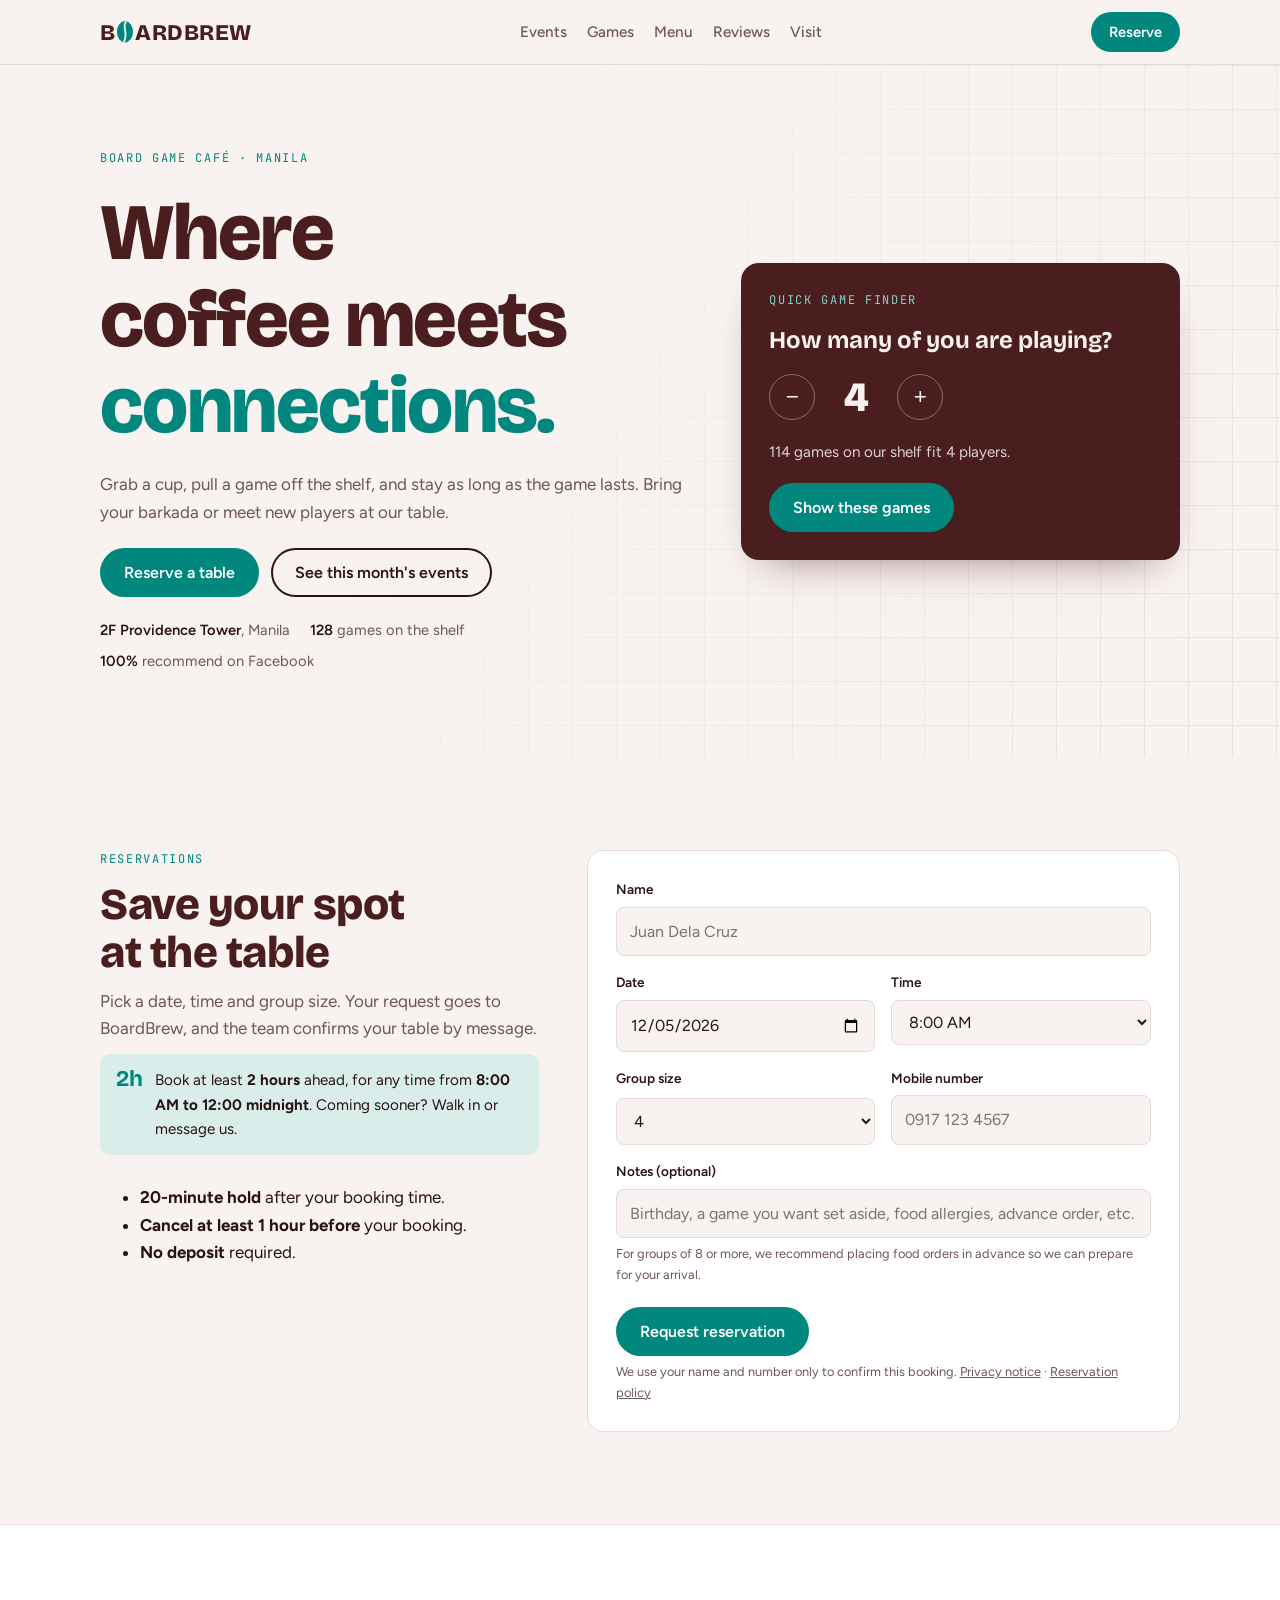
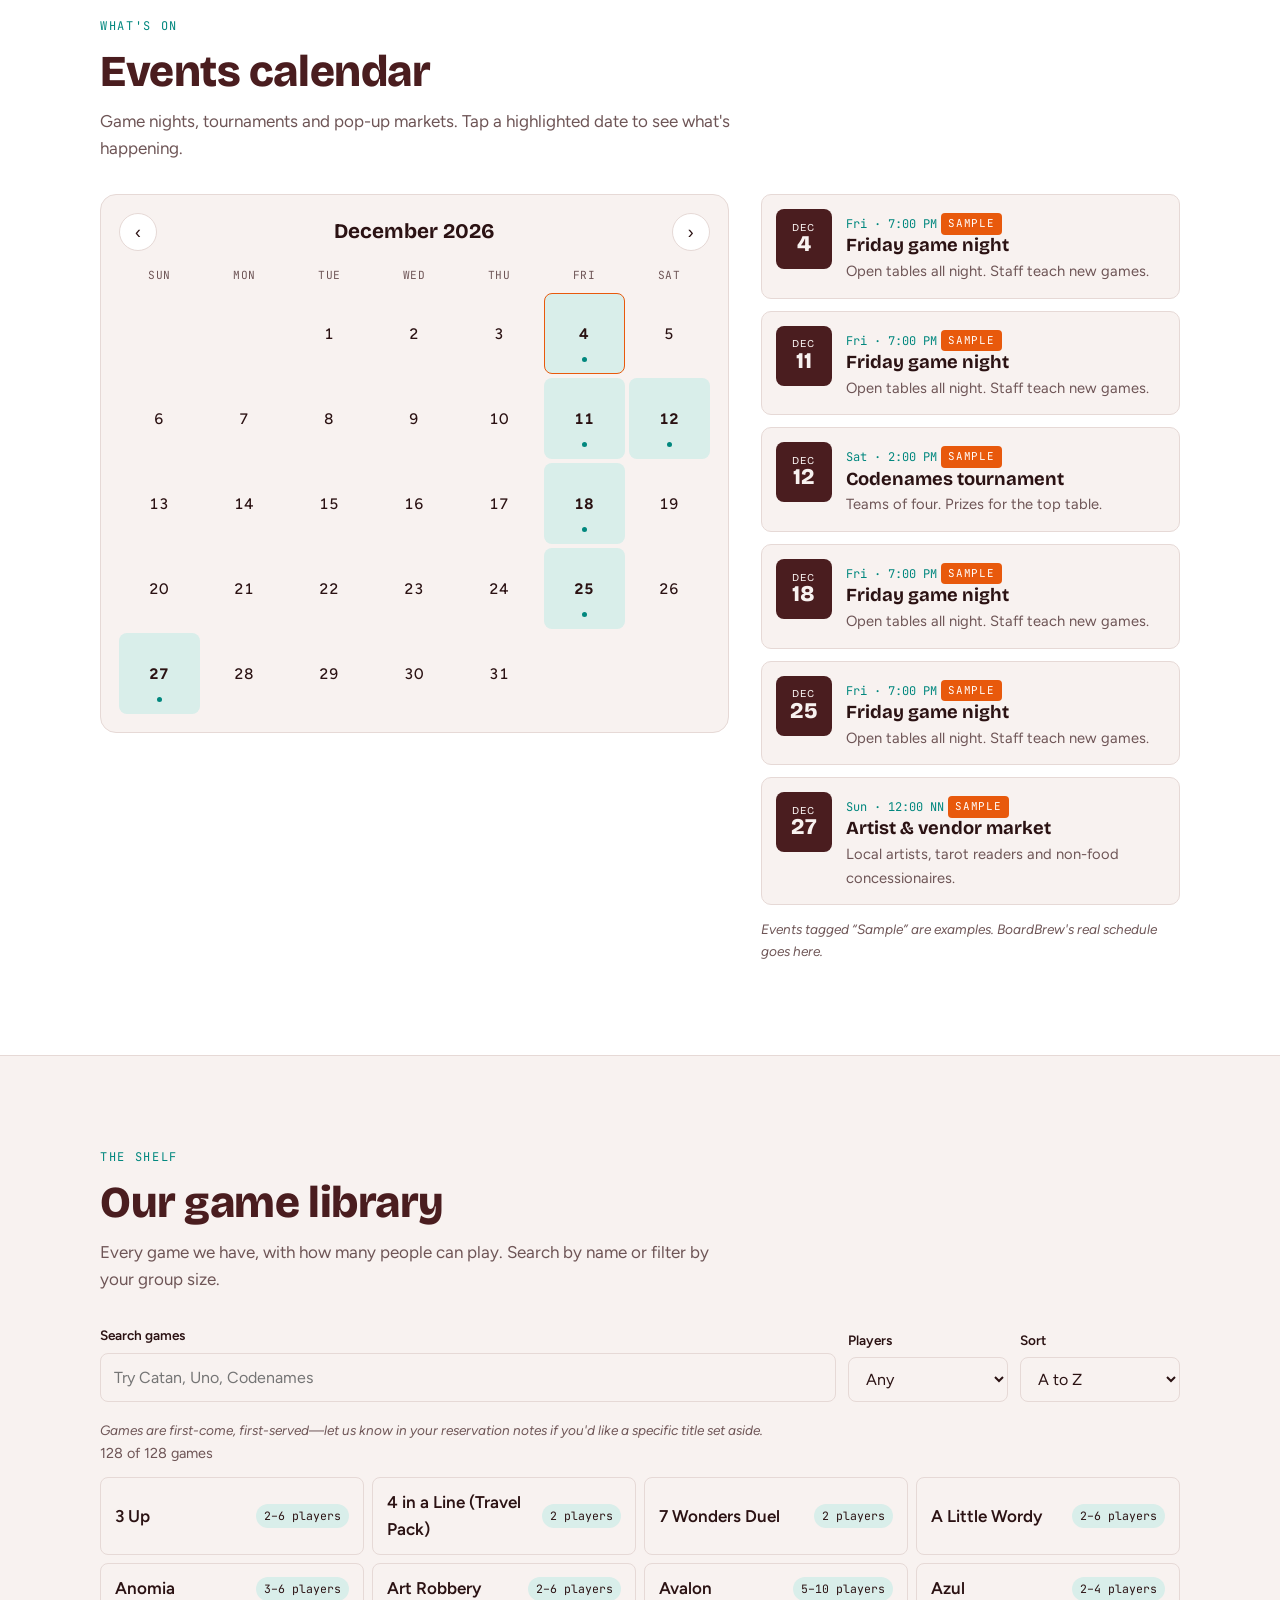
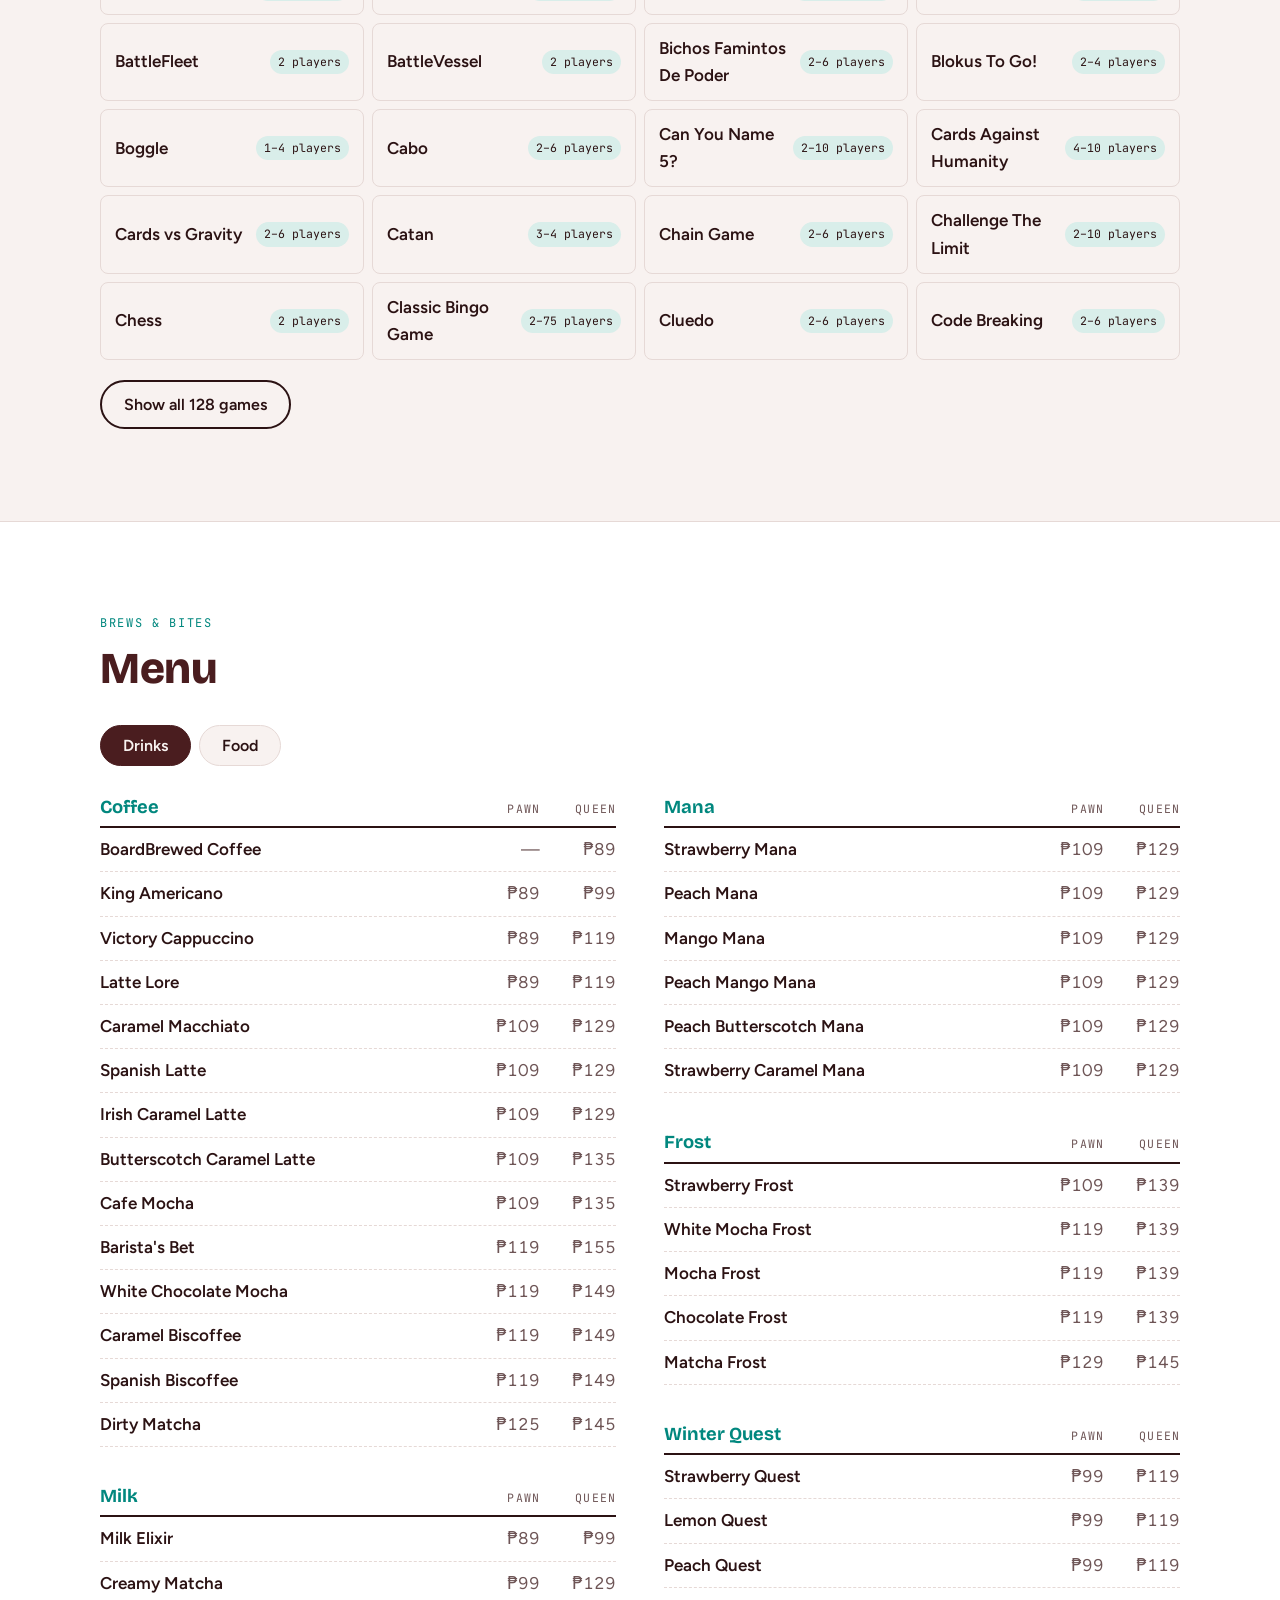
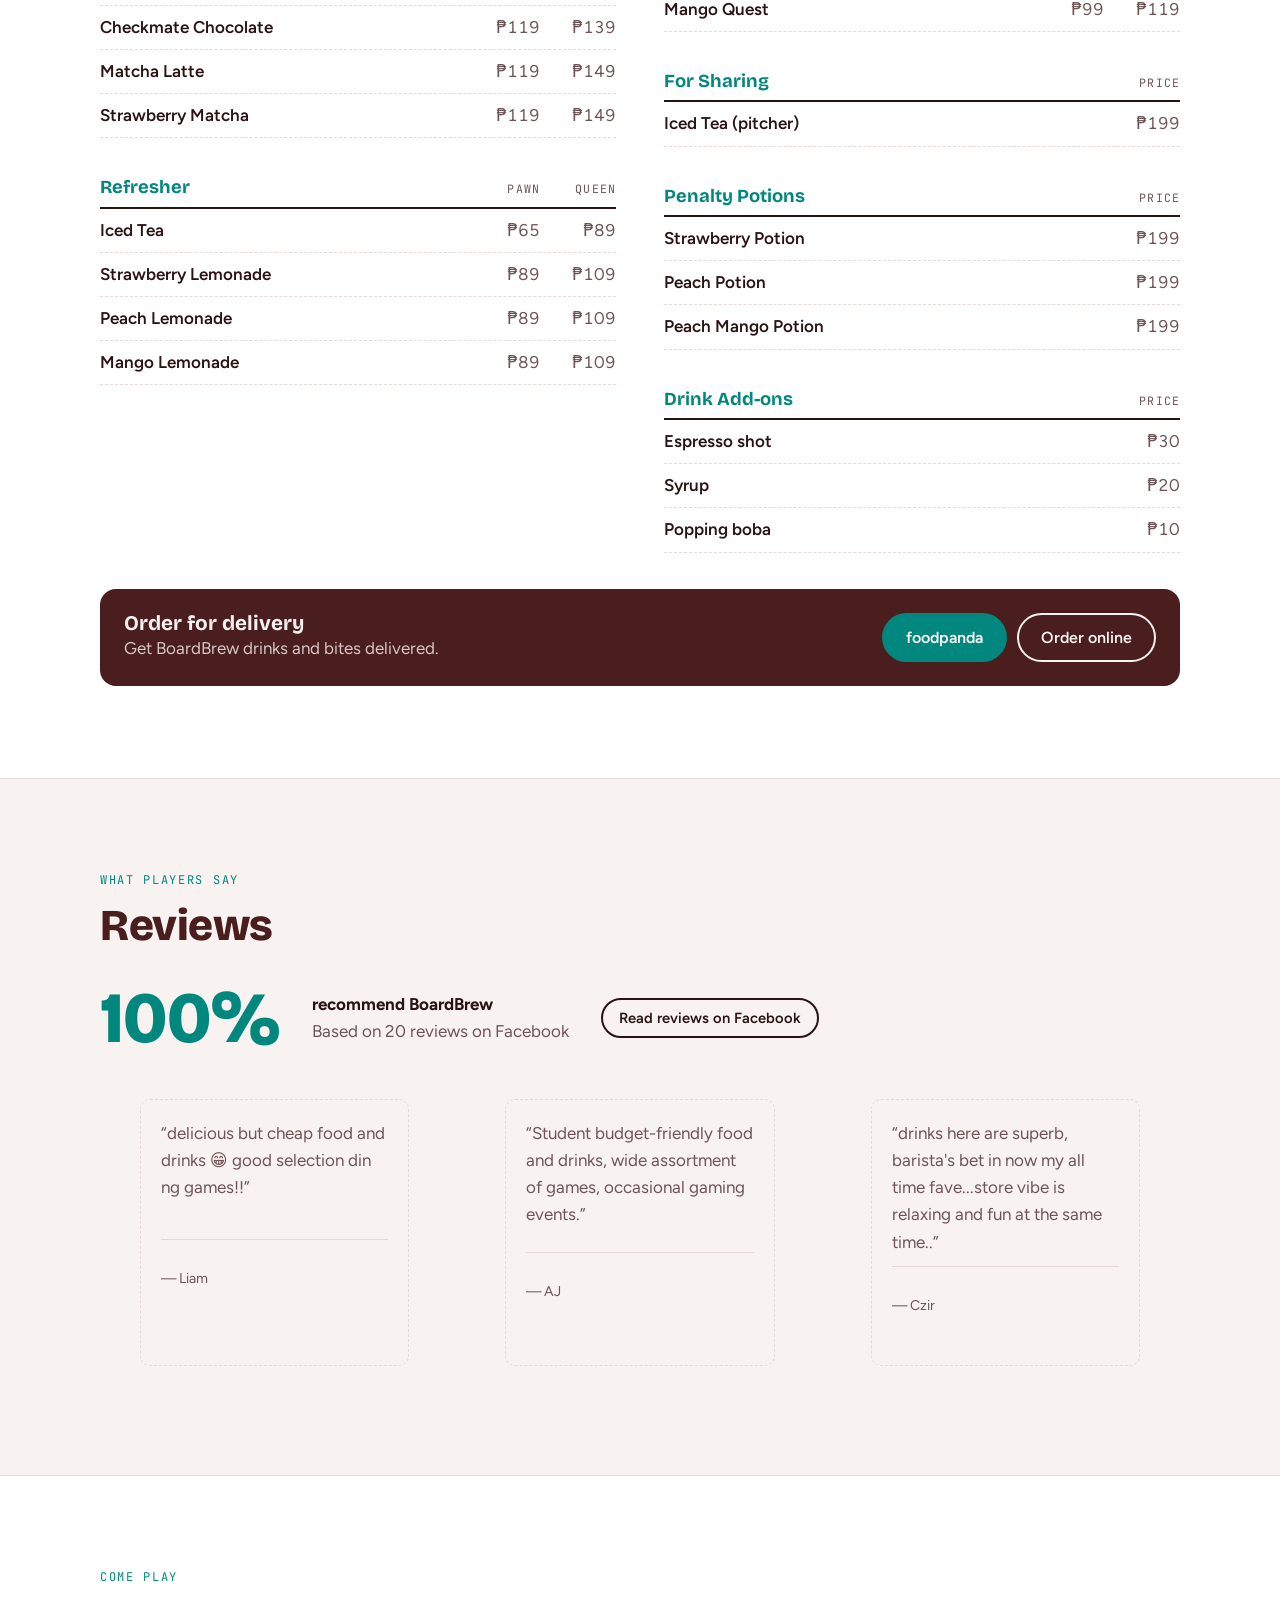
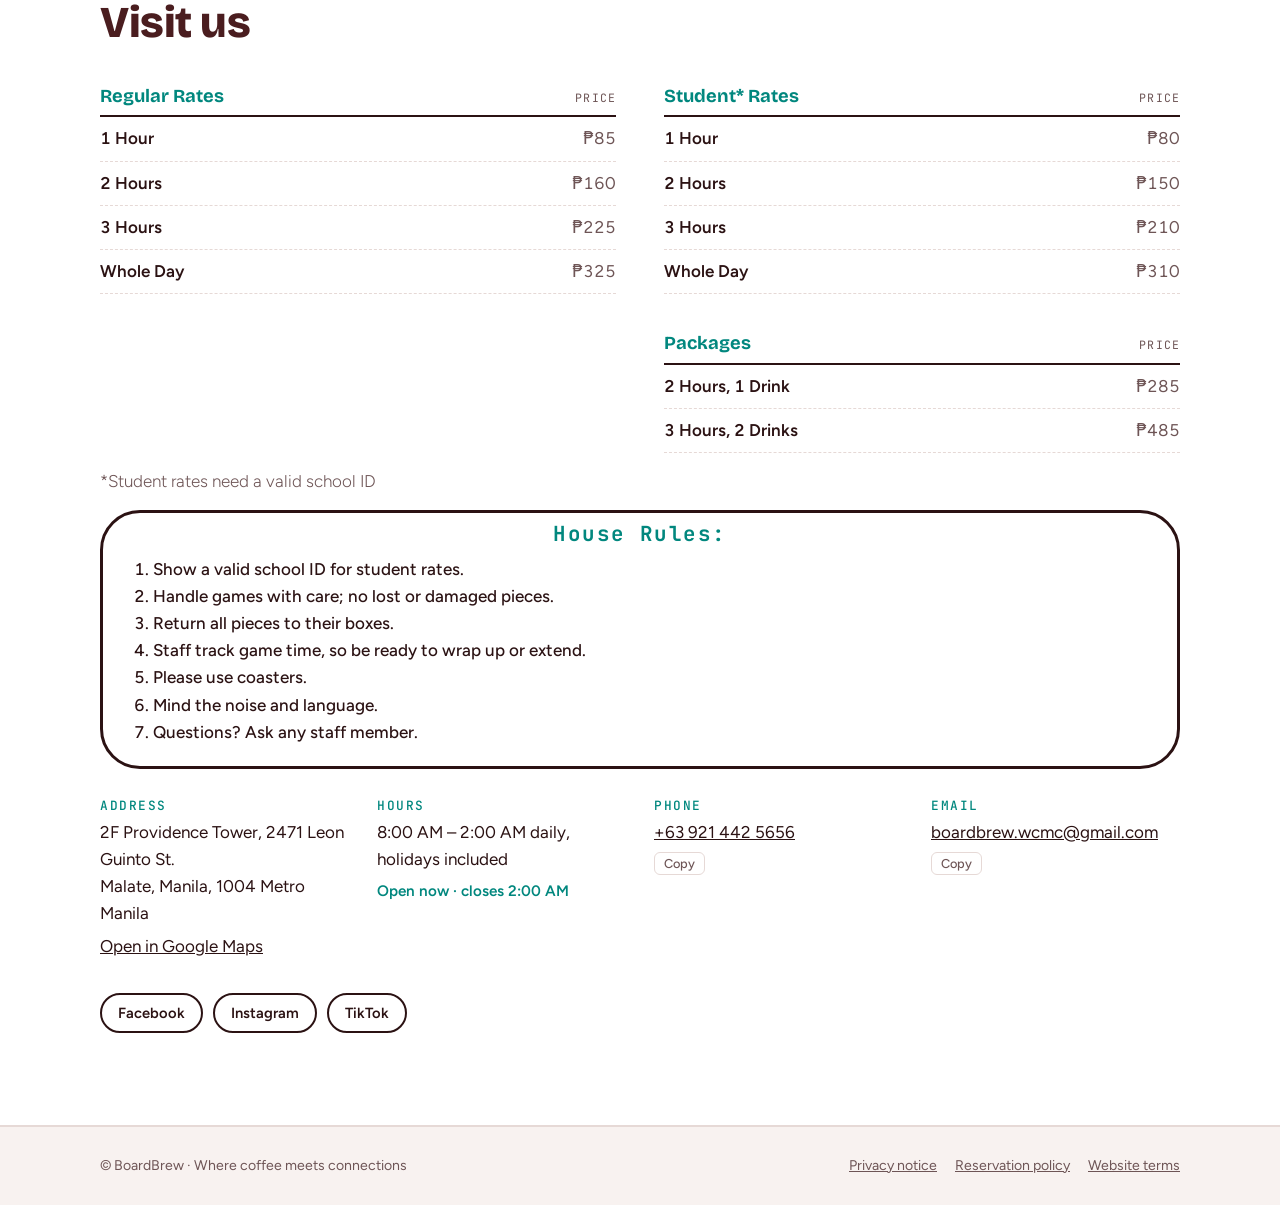
<file: index.html>
<!-- Built by build.js. Edit views/ and run: node build.js -->
<!doctype html>
<html lang="en">
<head>
<meta charset="utf-8">
<meta name="viewport" content="width=device-width, initial-scale=1, viewport-fit=cover">
<style>*,*::before,*::after{box-sizing:border-box}body{margin:0}img{max-width:100%}[hidden]{display:none!important}</style>
<title>BoardBrew · Board Game Café in Manila</title>
<meta name="description" content="Board game café in Manila. Reserve a table, browse 128 games, see the menu and this month's events.">
<link rel="preconnect" href="https://fonts.googleapis.com">
<link rel="preconnect" href="https://fonts.gstatic.com" crossorigin>
<link rel="stylesheet" href="https://fonts.googleapis.com/css2?family=Bricolage+Grotesque:opsz,wght@12..96,500;12..96,700;12..96,800&family=Figtree:wght@400;500;600;700&family=JetBrains+Mono:wght@500&display=swap">
<link rel="stylesheet" href="public/styles.css">
</head>
<body>

<nav data-label="A · Navigation bar">
  <div class="wrap">
    <a class="logo" href="#top" aria-label="BoardBrew home" data-label="A1 · Logo">B<svg viewBox="0 0 40 52" aria-hidden="true"><ellipse cx="20" cy="26" rx="18" ry="24" fill="var(--teal)"/><path d="M22 4c-9 10 6 24-4 44" stroke="var(--bg)" stroke-width="4" fill="none" stroke-linecap="round"/></svg>ARDBREW</a>
    <button class="menu-toggle" id="menu-toggle" aria-expanded="false" aria-controls="nav-links" aria-label="Open menu">
      <span class="bar"></span>
      <span class="bar"></span>
      <span class="bar"></span>
    </button>
    <div class="nav-links" id="nav-links">
      <a href="#events">Events</a><a href="#games">Games</a><a href="#menu">Menu</a><a href="#reviews">Reviews</a><a href="#visit">Visit</a>
    </div>
    <a class="btn btn-primary btn-sm" href="#reserve" data-label="A2 · Button">Reserve</a>
  </div>
</nav>

<main>
<section class="hero" id="top" data-label="B · Hero">
  <div class="wrap">
    <div class="hero-copy">
      <span class="eyebrow" data-label="B1 · Eyebrow text">Board game café · Manila</span>
      <h1 data-label="B2 · Headline">Where coffee meets <em>connections.</em></h1>
      <p class="lede" data-label="B3 · Intro text">Grab a cup, pull a game off the shelf, and stay as long as the game lasts. Bring your barkada or meet new players at our table.</p>
      <div class="hero-actions">
        <a class="btn btn-primary" href="#reserve" data-label="B4 · Button">Reserve a table</a>
        <a class="btn btn-ghost" href="#events" data-label="B5 · Button">See this month's events</a>
      </div>
      <div class="hero-facts"><span><b>2F Providence Tower</b>, Manila</span><span><b data-count="games">128</b> games on the shelf</span><span><b>100%</b> recommend on Facebook</span></div>
    </div>
    <div class="finder" data-label="B6 · Game finder">
      <span class="eyebrow">Quick game finder</span>
      <h3>How many of you are playing?</h3>
      <div class="stepper">
        <button type="button" id="f-minus" aria-label="Fewer players">−</button>
        <output id="f-n" aria-live="polite">4</output>
        <button type="button" id="f-plus" aria-label="More players">+</button>
      </div>
      <p class="count" id="f-count"></p>
      <a class="btn btn-primary" href="#games" id="f-go" style="justify-self:start" data-label="B7 · Button">Show these games</a>
    </div>
  </div>
</section>
<section id="reserve" data-label="C · Reservations">
  <div class="wrap reserve-grid">
    <div class="head" style="margin:0">
      <span class="eyebrow">Reservations</span>
      <h2>Save your spot at the table</h2>
      <p class="lede">Pick a date, time and group size. Your request goes to BoardBrew, and the team confirms your table by message.</p>
      <div class="rule" data-label="C1 · Booking rule"><b id="r-lead">2h</b><span>Book at least <strong id="r-lead-text">2 hours</strong> ahead, for any time from <strong id="r-window">8:00 AM to 12:00 midnight</strong>. Coming sooner? Walk in or message us.</span></div>
      <ul class="policy-bullets" aria-label="Reservation rules">
        <li><strong>20-minute hold</strong> after your booking time.</li>
        <li><strong>Cancel at least 1 hour before</strong> your booking.</li>
        <li><strong>No deposit</strong> required.</li>
      </ul>
    </div>
    <form id="rform" novalidate data-label="C2 · Reservation form">
      <div class="field full"><label for="r-name">Name</label><input id="r-name" autocomplete="name" placeholder="Juan Dela Cruz"></div>
      <div class="field"><label for="r-date">Date</label><input id="r-date" type="date"></div>
      <div class="field"><label for="r-time">Time</label><select id="r-time"></select><span class="hint" id="r-time-hint"></span></div>
      <div class="field"><label for="r-pax">Group size</label><select id="r-pax"></select> </div>
      <div class="field"><label for="r-phone">Mobile number</label><input id="r-phone" inputmode="tel" autocomplete="tel" placeholder="0917 123 4567"></div>
      <div class="field full"><label for="r-note">Notes (optional)</label><input id="r-note" maxlength="300" placeholder="Birthday, a game you want set aside, food allergies, advance order, etc." aria-describedby="r-note-hint"><span class="hint" id="r-note-hint">For groups of 8 or more, we recommend placing food orders in advance so we can prepare for your arrival.</span></div>
      <div class="field full"><span class="err" id="r-err" role="alert"></span><button class="btn btn-primary" type="submit" style="justify-self:start" data-label="C3 · Button">Request reservation</button><span class="hint">We use your name and number only to confirm this booking. <a href="policies.html#privacy">Privacy notice</a> · <a href="policies.html#reservations">Reservation policy</a></span></div>
      <div class="result" id="r-result" hidden>
        <strong id="r-intro">Almost done. Send this message to BoardBrew:</strong>
        <pre id="r-msg"></pre>
        <div class="row">
          <button class="btn btn-primary btn-sm" type="button" id="r-copy">Copy message</button>
          <a class="btn btn-ghost btn-sm" id="r-messenger" href="https://m.me/boardbreww" target="_blank" rel="noopener">Open Messenger</a>
        </div>
        <span class="hint">Your table is confirmed once BoardBrew replies.</span>
      </div>
      <p class="result" id="r-done" role="status" hidden></p>
    </form>
  </div>
</section>
<section class="band" id="events" data-label="D · Events calendar">
  <div class="wrap">
    <div class="head"><span class="eyebrow">What's on</span><h2>Events calendar</h2><p class="lede">Game nights, tournaments and pop-up markets. Tap a highlighted date to see what's happening.</p></div>
    <div class="cal-wrap">
      <div class="cal" data-label="D1 · Calendar">
        <div class="cal-top">
          <button type="button" id="c-prev" aria-label="Previous month">‹</button>
          <h3 id="c-title"></h3>
          <button type="button" id="c-next" aria-label="Next month">›</button>
        </div>
        <div class="grid7" id="c-grid"></div>
      </div>
      <div>
        <div class="ev-list" id="c-list" data-label="D2 · Event list"></div>
        <p class="note" id="c-note" style="margin-top:14px">Events tagged “Sample” are examples. BoardBrew's real schedule goes here.</p>
      </div>
    </div>
  </div>
</section>
<section id="games" data-label="E · Game library">
  <div class="wrap">
    <div class="head"><span class="eyebrow">The shelf</span><h2>Our game library</h2><p class="lede">Every game we have, with how many people can play. Search by name or filter by your group size.</p></div>
    <div class="g-controls" data-label="E1 · Search and filters">
      <div class="field"><label for="g-q">Search games</label><input id="g-q" type="search" placeholder="Try Catan, Uno, Codenames"></div>
      <div class="field sm"><label for="g-n">Players</label><select id="g-n"></select></div>
      <div class="field sm"><label for="g-sort">Sort</label><select id="g-sort"><option value="az">A to Z</option><option value="min">Fewest players first</option><option value="max">Biggest groups first</option></select></div>
    </div>
    <p class="note">Games are first-come, first-served—let us know in your reservation notes if you'd like a specific title set aside.</p>
    <p class="g-meta" id="g-meta" aria-live="polite"></p>
    <div class="games" id="g-list" data-label="E2 · Game list"></div>
    <button class="btn btn-ghost" type="button" id="g-more" style="margin-top:20px" data-label="E3 · Button"></button>
  </div>
</section>
<section class="band" id="menu" data-label="F · Menu &amp; delivery">
  <div class="wrap">
    <div class="head"><span class="eyebrow">Brews &amp; bites</span><h2>Menu</h2></div>
    <div class="tabs" role="tablist" aria-label="Menu" data-label="F1 · Menu tabs">
      <button type="button" role="tab" id="t-drinks" aria-controls="m-drinks" aria-selected="true" data-tab>Drinks</button>
      <button type="button" role="tab" id="t-food" aria-controls="m-food" aria-selected="false" data-tab>Food</button>
    </div>
    <div class="menu-groups" id="m-drinks" role="tabpanel" aria-labelledby="t-drinks" data-label="F2 · Menu list"></div>
    <div class="menu-groups" id="m-food" role="tabpanel" aria-labelledby="t-food" hidden></div>
    <div class="delivery" data-label="F3 · Delivery buttons">
      <div><h3>Order for delivery</h3><p style="opacity:.8">Get BoardBrew drinks and bites delivered.</p></div>
      <div class="row">
        <a class="btn btn-primary" data-link="foodpanda" target="_blank" rel="noopener">foodpanda</a>
        <a class="btn btn-primary" data-link="grab" target="_blank" rel="noopener">GrabFood</a>
        <a class="btn btn-ghost" data-link="orderOnline" target="_blank" rel="noopener">Order online</a>
      </div>
    </div>
  </div>
</section>
<section id="reviews" data-label="G · Reviews">
  <div class="wrap">
    <div class="head"><span class="eyebrow">What players say</span><h2>Reviews</h2></div>
    <div class="score" data-label="G1 · Rating summary">
      <b>100%</b>
      <p><strong>recommend BoardBrew</strong><br>Based on 20 reviews on Facebook</p>
      <a class="btn btn-ghost btn-sm" href="https://www.facebook.com/boardbreww/reviews" target="_blank" rel="noopener">Read reviews on Facebook</a>
    </div>
    <div class="reviews" data-label="G2 · Review cards">
      <blockquote class="review"><p>“delicious but cheap food and drinks 😁 good selection din ng games!!”</p><footer>— Liam</footer></blockquote>
      <blockquote class="review"><p>“Student budget-friendly food and drinks, wide assortment of games, occasional gaming events.”</p><footer>— AJ</footer></blockquote>
      <blockquote class="review"><p>“drinks here are superb, barista's bet in now my all time fave...store vibe is relaxing and fun at the same time..”</p><footer>— Czir</footer></blockquote>
    </div>
  </div>
</section>
<section class="band" id="visit" data-label="H · Visit &amp; contact">
  <div class="wrap">
    <div class="head"><span class="eyebrow">Come play</span><h2>Visit us</h2></div>
    <div class="rates-and-rules">
      <div class="menu-groups" id="v-rates" role="tabpanel" data-label="F2 · Play Rates &amp; Packages list"></div>
      <p class="footnote">*Student rates need a valid school ID</p>
      <div class="house-rules">
        <h3>House Rules:</h3>
        <ol id="h-rules">
          <li>Show a valid school ID for student rates.</li>
          <li>Handle games with care; no lost or damaged pieces.</li>
          <li>Return all pieces to their boxes.</li>
          <li>Staff track game time, so be ready to wrap up or extend.</li>
          <li>Please use coasters.</li>
          <li>Mind the noise and language.</li>
          <li>Questions? Ask any staff member.</li>
        </ol>
      </div>
    </div>
    <div class="visit-grid">
      <div>
        <h3>Address</h3>
        <p id="v-address">2F Providence Tower, 2471 Leon Guinto St.<br>Malate, Manila, 1004 Metro Manila</p>
        <a class="map-link" data-link="maps" target="_blank" rel="noopener">Open in Google Maps</a>
      </div>
      <div>
        <h3>Hours</h3>
        <p id="v-hours">8:00 AM – 2:00 AM daily, holidays included</p>
        <p class="status" id="v-status" aria-live="polite"></p>
      </div>
      <div>
        <h3>Phone</h3>
        <p><a id="ph" href="tel:+639214425656">+63 921 442 5656</a></p>
        <button class="copy" data-copy="ph">Copy</button>
      </div>
      <div>
        <h3>Email</h3>
        <p><a id="em" href="mailto:boardbrew.wcmc@gmail.com" style="overflow-wrap:anywhere">boardbrew.wcmc@gmail.com</a></p>
        <button class="copy" data-copy="em">Copy</button>
      </div>
    </div>
    <div class="socials" data-label="H1 · Social links">
      <a class="btn btn-ghost btn-sm" data-link="facebook" target="_blank" rel="noopener">Facebook</a>
      <a class="btn btn-ghost btn-sm" data-link="instagram" target="_blank" rel="noopener">Instagram</a>
      <a class="btn btn-ghost btn-sm" data-link="tiktok" target="_blank" rel="noopener">TikTok</a>
    </div>
  </div>
</section>
</main>

<footer data-label="I · Footer">
  <div class="wrap">
    <span>© BoardBrew · Where coffee meets connections</span>
    <nav class="foot-links" aria-label="Policies">
      <a href="policies.html#privacy">Privacy notice</a>
      <a href="policies.html#reservations">Reservation policy</a>
      <a href="policies.html#terms">Website terms</a>
    </nav>
  </div>
</footer>

<script src="public/config.js"></script>
<script src="public/data.js"></script>
<script src="public/rules.js"></script>
<script src="public/functions.js"></script>
</body>
</html>
</file>
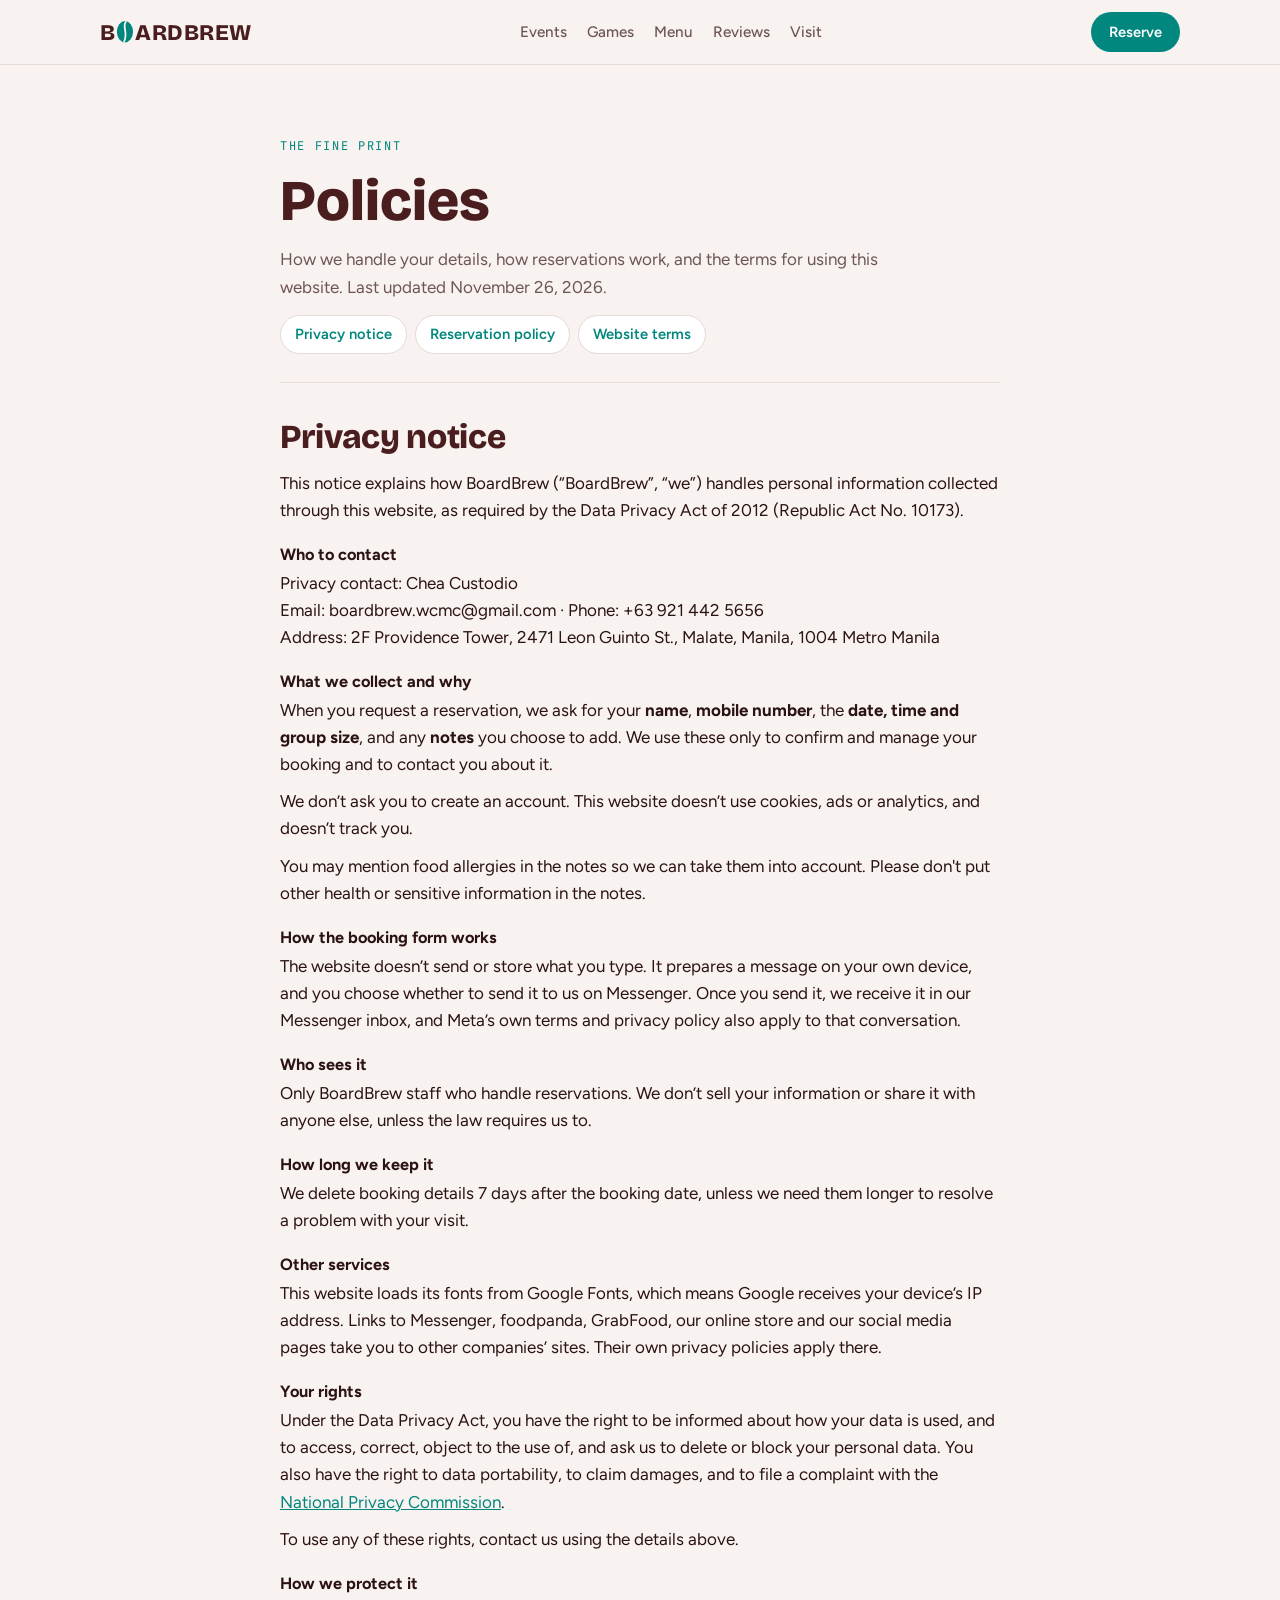
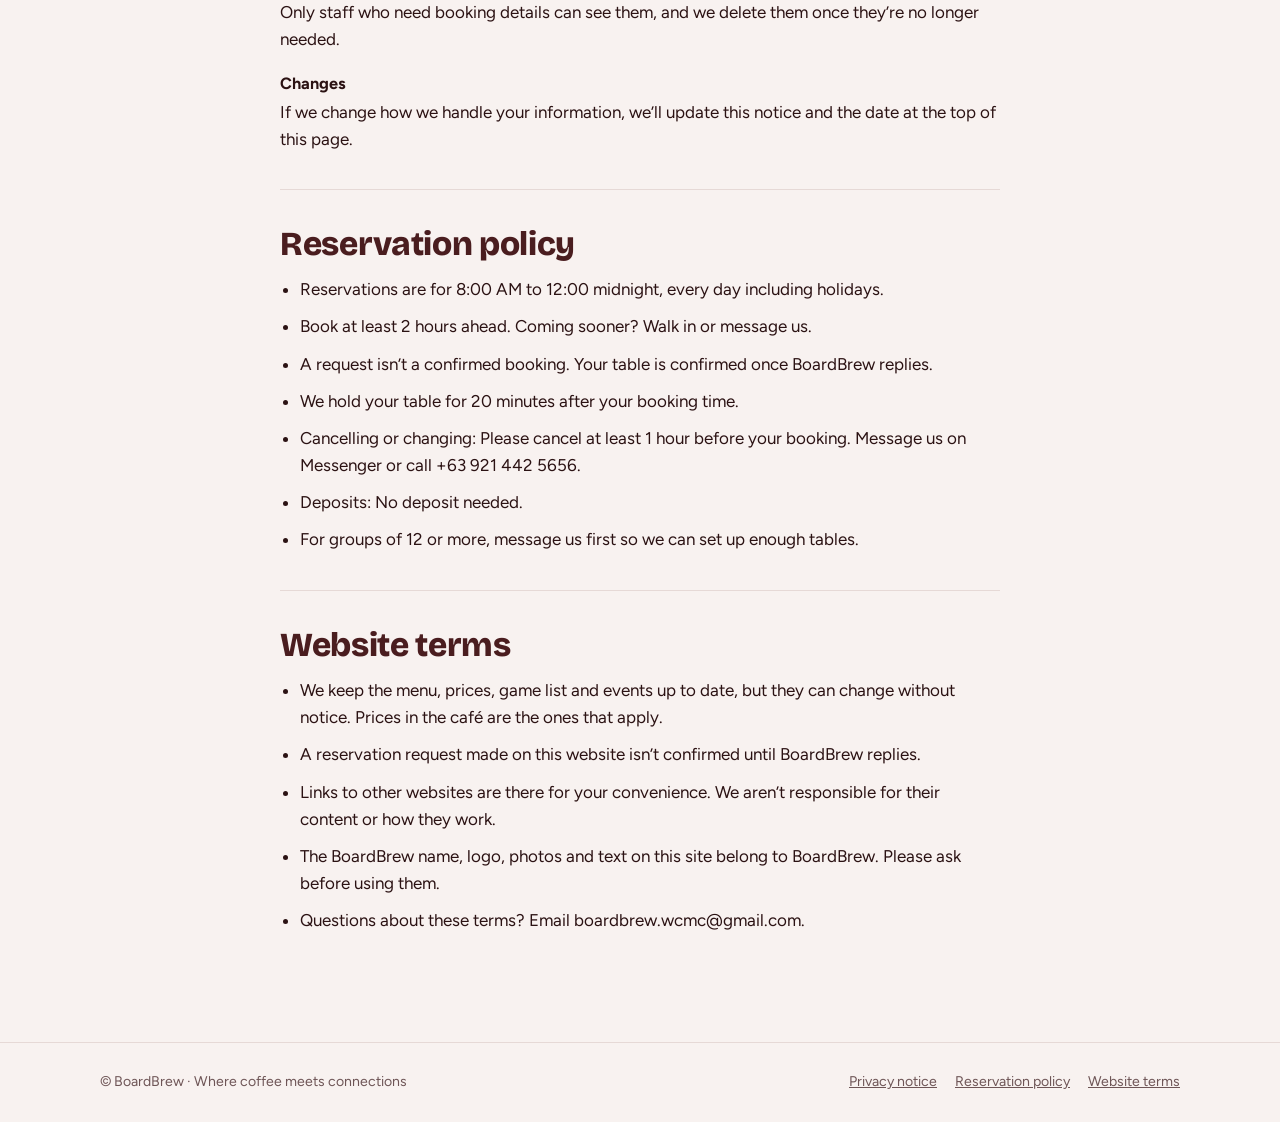
<file: policies.html>
<!-- Built by build.js. Edit views/ and run: node build.js -->
<!doctype html>
<html lang="en">
<head>
<meta charset="utf-8">
<meta name="viewport" content="width=device-width, initial-scale=1, viewport-fit=cover">
<style>*,*::before,*::after{box-sizing:border-box}body{margin:0}img{max-width:100%}[hidden]{display:none!important}</style>
<title>Policies · BoardBrew</title>
<meta name="description" content="BoardBrew's privacy notice, reservation policy and website terms.">
<link rel="preconnect" href="https://fonts.googleapis.com">
<link rel="preconnect" href="https://fonts.gstatic.com" crossorigin>
<link rel="stylesheet" href="https://fonts.googleapis.com/css2?family=Bricolage+Grotesque:opsz,wght@12..96,500;12..96,700;12..96,800&family=Figtree:wght@400;500;600;700&family=JetBrains+Mono:wght@500&display=swap">
<link rel="stylesheet" href="public/styles.css">
</head>
<body>

<nav data-label="A · Navigation bar">
  <div class="wrap">
    <a class="logo" href="index.html#top" aria-label="BoardBrew home" data-label="A1 · Logo">B<svg viewBox="0 0 40 52" aria-hidden="true"><ellipse cx="20" cy="26" rx="18" ry="24" fill="var(--teal)"/><path d="M22 4c-9 10 6 24-4 44" stroke="var(--bg)" stroke-width="4" fill="none" stroke-linecap="round"/></svg>ARDBREW</a>
    <button class="menu-toggle" id="menu-toggle" aria-expanded="false" aria-controls="nav-links" aria-label="Open menu">
      <span class="bar"></span>
      <span class="bar"></span>
      <span class="bar"></span>
    </button>
    <div class="nav-links" id="nav-links">
      <a href="index.html#events">Events</a><a href="index.html#games">Games</a><a href="index.html#menu">Menu</a><a href="index.html#reviews">Reviews</a><a href="index.html#visit">Visit</a>
    </div>
    <a class="btn btn-primary btn-sm" href="index.html#reserve" data-label="A2 · Button">Reserve</a>
  </div>
</nav>

<main class="wrap policy">
  <header class="policy-head">
    <span class="eyebrow">The fine print</span>
    <h1>Policies</h1>
    <p class="lede">How we handle your details, how reservations work, and the terms for using this website. Last updated <span data-cfg="privacy.lastUpdated"></span>.</p>
    <nav class="policy-toc" aria-label="On this page">
      <a href="#privacy">Privacy notice</a>
      <a href="#reservations">Reservation policy</a>
      <a href="#terms">Website terms</a>
    </nav>
  </header>

  <section id="privacy">
    <h2>Privacy notice</h2>
    <p>This notice explains how <span data-cfg="business.legalName" data-fallback="business.name"></span> (“BoardBrew”, “we”) handles personal information collected through this website, as required by the Data Privacy Act of 2012 (Republic Act No. 10173).</p>

    <h3>Who to contact</h3>
    <p>Privacy contact: <span data-cfg="privacy.contactName"></span><br>
    Email: <span data-cfg="privacy.contactEmail"></span> · Phone: <span data-cfg="contact.phone"></span><br>
    Address: <span data-cfg="contact.address"></span></p>

    <h3>What we collect and why</h3>
    <p>When you request a reservation, we ask for your <strong>name</strong>, <strong>mobile number</strong>, the <strong>date, time and group size</strong>, and any <strong>notes</strong> you choose to add. We use these only to confirm and manage your booking and to contact you about it.</p>
    <p>We don’t ask you to create an account. This website doesn’t use cookies, ads or analytics, and doesn’t track you.</p>
    <p>You may mention food allergies in the notes so we can take them into account. Please don't put other health or sensitive information in the notes.</p>

    <h3>How the booking form works</h3>
    <p data-mode="messenger">The website doesn’t send or store what you type. It prepares a message on your own device, and you choose whether to send it to us on Messenger. Once you send it, we receive it in our Messenger inbox, and Meta’s own terms and privacy policy also apply to that conversation.</p>
    <p data-mode="api" hidden>When you submit the form, your details are sent over a secure connection to our booking system and saved there so our staff can confirm your table.</p>

    <h3>Who sees it</h3>
    <p>Only BoardBrew staff who handle reservations. We don’t sell your information or share it with anyone else, unless the law requires us to.</p>

    <h3>How long we keep it</h3>
    <p>We delete booking details <span data-cfg="privacy.retentionDays"></span> days after the booking date, unless we need them longer to resolve a problem with your visit.</p>

    <h3>Other services</h3>
    <p>This website loads its fonts from Google Fonts, which means Google receives your device’s IP address. Links to Messenger, foodpanda, GrabFood, our online store and our social media pages take you to other companies’ sites. Their own privacy policies apply there.</p>

    <h3>Your rights</h3>
    <p>Under the Data Privacy Act, you have the right to be informed about how your data is used, and to access, correct, object to the use of, and ask us to delete or block your personal data. You also have the right to data portability, to claim damages, and to file a complaint with the <a href="https://privacy.gov.ph" target="_blank" rel="noopener">National Privacy Commission</a>.</p>
    <p>To use any of these rights, contact us using the details above.</p>

    <h3>How we protect it</h3>
    <p>Only staff who need booking details can see them, and we delete them once they’re no longer needed.</p>

    <h3>Changes</h3>
    <p>If we change how we handle your information, we’ll update this notice and the date at the top of this page.</p>
  </section>

  <section id="reservations">
    <h2>Reservation policy</h2>
    <ul>
      <li>Reservations are for <span data-cfg="reservations.window"></span>, every day including holidays.</li>
      <li>Book at least <span data-cfg="reservations.leadHours"></span> hours ahead. Coming sooner? Walk in or message us.</li>
      <li>A request isn’t a confirmed booking. Your table is confirmed once BoardBrew replies.</li>
      <li>We hold your table for <span data-cfg="reservationPolicy.graceMinutes"></span> minutes after your booking time.</li>
      <li>Cancelling or changing: <span data-cfg="reservationPolicy.cancellation"></span> Message us on Messenger or call <span data-cfg="contact.phone"></span>.</li>
      <li>Deposits: <span data-cfg="reservationPolicy.deposit"></span></li>
      <li>For groups of <span data-cfg="reservations.maxGroup"></span> or more, message us first so we can set up enough tables.</li>
    </ul>
  </section>

  <section id="terms">
    <h2>Website terms</h2>
    <ul>
      <li>We keep the menu, prices, game list and events up to date, but they can change without notice. Prices in the café are the ones that apply.</li>
      <li>A reservation request made on this website isn’t confirmed until BoardBrew replies.</li>
      <li>Links to other websites are there for your convenience. We aren’t responsible for their content or how they work.</li>
      <li>The BoardBrew name, logo, photos and text on this site belong to BoardBrew. Please ask before using them.</li>
      <li>Questions about these terms? Email <span data-cfg="contact.email"></span>.</li>
    </ul>
  </section>
</main>

<footer data-label="I · Footer">
  <div class="wrap">
    <span>© BoardBrew · Where coffee meets connections</span>
    <nav class="foot-links" aria-label="Policies">
      <a href="policies.html#privacy">Privacy notice</a>
      <a href="policies.html#reservations">Reservation policy</a>
      <a href="policies.html#terms">Website terms</a>
    </nav>
  </div>
</footer>

<script src="public/config.js"></script>
<script src="public/policies.js"></script>
</body>
</html>
</file>
<file: public/styles.css>
/* Layout: one-page café site. Sticky nav, hero with game finder, then Reserve → Events → Games → Menu → Reviews → Visit */
:root{
  --bg:#F8F2F0; --surface:#FFFFFF; --fg:#2B1213; --muted:#6E5556;
  --maroon:#4A1D1F; --teal:#01877E; --teal-soft:#D9EEEA; --line:#E6D9D6;
  --on-maroon:#F8F2F0; --head:#4A1D1F; --tag:#E8590C; --warn:#B3261E;
  --font-display:"Bricolage Grotesque",system-ui,sans-serif;
  --font-body:"Figtree",system-ui,sans-serif;
  --font-mono:"JetBrains Mono",ui-monospace,monospace;
  --radius:10px;
}
@media (prefers-color-scheme:dark){:root:not([data-theme="light"]){
  --bg:#1A1112;--surface:#251819;--fg:#F3E9E6;--muted:#BBA4A2;--maroon:#3A1A1C;--teal:#2DB3A6;--teal-soft:#183331;--line:#3A2729;--on-maroon:#F3E9E6;--head:#F3E9E6;--tag:#FF8A4C;--warn:#FF8A80;color-scheme:dark}}
:root[data-theme="dark"]{
  --bg:#1A1112;--surface:#251819;--fg:#F3E9E6;--muted:#BBA4A2;--maroon:#3A1A1C;--teal:#2DB3A6;--teal-soft:#183331;--line:#3A2729;--on-maroon:#F3E9E6;--head:#F3E9E6;--tag:#FF8A4C;--warn:#FF8A80;color-scheme:dark}

*{box-sizing:border-box}
html{scroll-behavior:smooth}
@media (prefers-reduced-motion:reduce){html{scroll-behavior:auto}*{transition:none!important}}
body{background:var(--bg);color:var(--fg);font-family:var(--font-body);font-size:1.0625rem;line-height:1.6}
h1,h2,h3{font-family:var(--font-display);line-height:1.08;text-wrap:balance;margin:0}
h2{font-size:clamp(1.9rem,4vw,2.75rem);font-weight:800;letter-spacing:-.01em;color:var(--head)}
h3{font-size:1.15rem;font-weight:700}
p{margin:0}
a{color:inherit}
.wrap{max-width:1120px;margin-inline:auto;padding-inline:20px}
section{padding-block:clamp(56px,8vw,92px);scroll-margin-top:60px}
.eyebrow{font-family:var(--font-mono);font-size:.75rem;letter-spacing:.14em;text-transform:uppercase;color:var(--teal)}
.lede{color:var(--muted);max-width:58ch}
.head{display:grid;gap:12px;margin-bottom:32px}
.note{font-size:.85rem;color:var(--muted);font-style:italic}
.band{background:var(--surface);border-block:1px solid var(--line)}

.demo-bar{background:var(--fg);color:var(--bg);font-size:.82rem;text-align:center;padding:8px 16px}

.btn{display:inline-flex;align-items:center;justify-content:center;gap:8px;font:600 1rem var(--font-body);padding:13px 22px;border-radius:999px;border:2px solid transparent;text-decoration:none;cursor:pointer;transition:transform .15s}
.btn:hover{transform:translateY(-2px)}
.btn:focus-visible,a:focus-visible,input:focus-visible,select:focus-visible,button:focus-visible{outline:3px solid var(--teal);outline-offset:3px}
.btn-primary{background:var(--teal);color:#fff}
.btn-ghost{border-color:currentColor;background:transparent;color:inherit}
.btn-sm{padding:9px 16px;font-size:.92rem}

/* Nav */
nav{position:sticky;top:env(safe-area-inset-top,0px);z-index:20;background:color-mix(in srgb,var(--bg) 92%,transparent);backdrop-filter:blur(8px);border-bottom:1px solid var(--line)}
nav .wrap{display:flex;align-items:center;justify-content:space-between;gap:16px;padding-block:12px}
.logo{display:flex;align-items:center;font:800 1.4rem var(--font-display);letter-spacing:.02em;color:var(--head);text-decoration:none}
.logo svg{width:.8em;height:1.05em;margin-inline:1px}
.nav-links{display:flex;gap:20px;font-weight:500;font-size:.95rem}
.nav-links a{text-decoration:none;color:var(--muted)}
.nav-links a:hover{color:var(--fg)}
@media (max-width:860px){.nav-links{display:none}}

/* Hero */
.hero{position:relative;overflow:hidden;padding-block:clamp(44px,7vw,84px)}
.hero::before{content:"";position:absolute;inset:0;background-image:linear-gradient(var(--line) 1px,transparent 1px),linear-gradient(90deg,var(--line) 1px,transparent 1px);background-size:44px 44px;mask-image:linear-gradient(120deg,transparent 35%,#000 90%);opacity:.7}
.hero .wrap{position:relative;display:grid;grid-template-columns:1.15fr .85fr;gap:48px;align-items:center}
@media (max-width:860px){.hero .wrap{grid-template-columns:1fr}}
.hero h1{font-size:clamp(2.6rem,7vw,5rem);font-weight:800;color:var(--head);letter-spacing:-.02em}
.hero h1 em{font-style:normal;color:var(--teal)}
.hero-copy{display:grid;gap:22px}
.hero-actions{display:flex;flex-wrap:wrap;gap:12px}
.hero-facts{display:flex;flex-wrap:wrap;gap:8px 20px;font-size:.92rem;color:var(--muted)}
.hero-facts b{color:var(--fg);font-weight:600}
.finder{background:var(--maroon);color:var(--on-maroon);border-radius:18px;padding:28px;display:grid;gap:18px;box-shadow:0 20px 40px -24px rgba(74,29,31,.6)}
.finder .eyebrow{color:#7FD6CC}
.finder h3{font-size:1.5rem}
.stepper{display:flex;align-items:center;gap:14px}
.stepper button{width:46px;height:46px;border-radius:50%;border:1px solid rgba(255,255,255,.35);background:transparent;color:inherit;font-size:1.4rem;cursor:pointer}
.stepper output{font:800 2.6rem var(--font-display);min-width:2ch;text-align:center;font-variant-numeric:tabular-nums}
.finder .count{font-size:.95rem;opacity:.85}

/* Reserve */
.reserve-grid{display:grid;grid-template-columns:.85fr 1.15fr;gap:48px;align-items:start}
@media (max-width:860px){.reserve-grid{grid-template-columns:1fr}}
.rule{display:flex;gap:12px;align-items:flex-start;padding:14px 16px;border-radius:var(--radius);background:var(--teal-soft);font-size:.95rem}
.rule b{font-family:var(--font-display);font-size:1.4rem;line-height:1;color:var(--teal)}
form{display:grid;grid-template-columns:1fr 1fr;gap:16px;background:var(--surface);padding:28px;border-radius:16px;border:1px solid var(--line)}
@media (max-width:520px){form{grid-template-columns:1fr;padding:20px}}
.field{display:grid;gap:6px;min-width:0}
.field.full{grid-column:1/-1}
label{font-size:.85rem;font-weight:600}
.hint{font-size:.8rem;color:var(--muted)}
input,select,textarea{font:inherit;font-size:1rem;padding:11px 13px;border-radius:8px;border:1px solid var(--line);background:var(--bg);color:var(--fg);width:100%}
.err{color:var(--warn);font-size:.85rem;font-weight:500}
.result{grid-column:1/-1;display:grid;gap:12px;padding:16px;border-radius:10px;background:var(--teal-soft)}
.result pre{margin:0;white-space:pre-wrap;font:.9rem/1.5 var(--font-body);background:var(--bg);padding:12px;border-radius:8px;border:1px solid var(--line)}
.result .row{display:flex;flex-wrap:wrap;gap:10px}

/* Calendar */
.cal-wrap{display:grid;grid-template-columns:1.2fr .8fr;gap:32px;align-items:start}
@media (max-width:860px){.cal-wrap{grid-template-columns:1fr}}
.cal{background:var(--bg);border:1px solid var(--line);border-radius:16px;padding:18px}
.cal-top{display:flex;align-items:center;justify-content:space-between;margin-bottom:12px}
.cal-top h3{font-size:1.3rem}
.cal-top button{width:38px;height:38px;border-radius:50%;border:1px solid var(--line);background:var(--surface);color:var(--fg);cursor:pointer;font-size:1.1rem}
.grid7{display:grid;grid-template-columns:repeat(7,1fr);gap:4px}
.dow{font-family:var(--font-mono);font-size:.7rem;text-transform:uppercase;letter-spacing:.08em;color:var(--muted);text-align:center;padding-block:4px}
.day{aspect-ratio:1;max-width:100%;border-radius:8px;border:1px solid transparent;background:transparent;color:var(--fg);font:500 .95rem var(--font-body);display:grid;place-items:center;position:relative;cursor:default;font-variant-numeric:tabular-nums}
.day.has{cursor:pointer;background:var(--teal-soft);font-weight:700}
.day.has::after{content:"";position:absolute;bottom:14%;width:5px;height:5px;border-radius:50%;background:var(--teal)}
.day.today{border-color:var(--tag)}
.day.sel{outline:2px solid var(--teal)}
.day.blank{visibility:hidden}
.ev-list{display:grid;gap:12px}
.ev{display:grid;grid-template-columns:auto 1fr;gap:14px;padding:14px;border:1px solid var(--line);border-radius:var(--radius);background:var(--bg)}
.ev.hl{border-color:var(--teal)}
.date{display:grid;place-content:center;text-align:center;width:56px;height:60px;border-radius:8px;background:var(--maroon);color:var(--on-maroon);font-family:var(--font-display);line-height:1}
.date b{font-size:1.4rem;font-weight:800}
.date small{font-size:.66rem;letter-spacing:.1em;text-transform:uppercase}
.ev p{color:var(--muted);font-size:.92rem;margin-top:4px}
.ev .time{font-family:var(--font-mono);font-size:.75rem;color:var(--teal)}

/* Games */
.g-controls{display:flex;flex-wrap:wrap;gap:12px;align-items:end;margin-bottom:18px}
.g-controls .field{flex:1 1 200px}
.g-controls .field.sm{flex:0 1 160px}
.g-meta{font-size:.9rem;color:var(--muted);margin-bottom:12px}
.games{display:grid;grid-template-columns:repeat(auto-fill,minmax(250px,1fr));gap:8px}
.game{display:flex;justify-content:space-between;align-items:center;gap:12px;padding:11px 14px;border:1px solid var(--line);border-radius:8px;background:var(--bg);min-width:0}
.game span:first-child{font-weight:600;min-width:0;overflow-wrap:anywhere}
.pill{flex:none;font-family:var(--font-mono);font-size:.72rem;padding:3px 8px;border-radius:999px;background:var(--teal-soft);color:var(--fg);font-variant-numeric:tabular-nums}
.empty{padding:28px;text-align:center;color:var(--muted);border:1px dashed var(--line);border-radius:10px}

/* Menu */
.menu-grid{display:grid;grid-template-columns:1fr 1fr;gap:40px}
@media (max-width:760px){.menu-grid{grid-template-columns:1fr}}
.menu-col{display:grid;gap:4px;align-content:start}
.menu-col h3{margin-bottom:8px;color:var(--teal)}
.item{display:flex;align-items:baseline;gap:10px;padding-block:10px;border-bottom:1px dashed var(--line)}
.item span:first-child{font-weight:600}
.item .dots{flex:1}
.item .price{font-variant-numeric:tabular-nums;color:var(--muted)}
.delivery{margin-top:36px;padding:24px;border-radius:16px;background:var(--maroon);color:var(--on-maroon);display:flex;flex-wrap:wrap;gap:16px;align-items:center;justify-content:space-between}
.delivery h3{font-size:1.3rem}
.delivery .row{display:flex;flex-wrap:wrap;gap:10px}
.delivery .btn-ghost{color:var(--on-maroon)}

/* Reviews */
.score{display:flex;flex-wrap:wrap;align-items:center;gap:20px 32px;margin-bottom:28px}
.score b{font:800 clamp(3rem,8vw,4.5rem)/1 var(--font-display);color:var(--teal)}
.score p{color:var(--muted)}
.score p strong{color:var(--fg)}
.reviews{display:grid;grid-template-columns:repeat(auto-fit,minmax(240px,1fr));gap:16px}
.review{padding:20px;border:1px dashed var(--line);border-radius:var(--radius);display:grid;gap:10px;color:var(--muted)}
.review .bar{height:10px;border-radius:5px;background:var(--line)}
.review .bar.s{width:60%}

/* Visit */
.visit-grid{display:grid;grid-template-columns:repeat(auto-fit,minmax(220px,1fr));gap:28px}
.visit-grid div{display:grid;gap:6px;align-content:start}
.visit-grid h3{font-size:.8rem;font-family:var(--font-mono);letter-spacing:.12em;text-transform:uppercase;color:var(--teal);font-weight:500}
.copy{font:500 .8rem var(--font-body);border:1px solid var(--line);background:transparent;color:var(--muted);border-radius:6px;padding:3px 9px;cursor:pointer;justify-self:start}
footer{border-top:1px solid var(--line);padding-block:28px;font-size:.88rem;color:var(--muted)}
footer .wrap{display:flex;flex-wrap:wrap;justify-content:space-between;gap:12px}

.rates-and-rules{position:relative;display:flex;flex-flow: column;gap:15px;margin-bottom:30px}
/* Play Rates */
.footnote{color:var(--muted);font-weight:150}
/* House Rules */
.house-rules{border:solid;border-radius:40px;padding:10px;}
.house-rules h3{font-size:1.3rem;font-family:var(--font-mono);letter-spacing:.12em;color:var(--teal);text-align:center}
.house-rules ol{margin-top:10px;margin-bottom:10px}
.house-rules li{font-weight:500}

/* Feedback labels */
.fb-toggle{position:fixed;right:16px;bottom:calc(16px + env(safe-area-inset-bottom,0px));z-index:50;font:600 .88rem var(--font-body);padding:11px 16px;border-radius:999px;border:0;background:var(--tag);color:#fff;cursor:pointer;box-shadow:0 8px 24px -8px rgba(0,0,0,.4)}
[data-label]{position:relative}
body.review-mode [data-label]{outline:2px dashed var(--tag);outline-offset:4px}
body.review-mode [data-label]::before{content:attr(data-label);position:absolute;top:-12px;left:-6px;z-index:30;font:500 11px/1 var(--font-mono);background:var(--tag);color:#fff;padding:4px 6px;border-radius:4px;white-space:nowrap;pointer-events:none}
body.review-mode section[data-label]::before,body.review-mode nav[data-label]::before,body.review-mode footer[data-label]::before{top:8px;left:8px;font-size:13px;padding:6px 9px}
body.review-mode section[data-label],body.review-mode nav[data-label],body.review-mode footer[data-label]{outline-offset:-4px}
/* Menu tabs and price lists */
.tabs{display:flex;gap:8px;margin-bottom:24px}
.tabs [role=tab]{font:600 1rem var(--font-body);padding:10px 22px;border-radius:999px;border:1px solid var(--line);background:var(--bg);color:var(--fg);cursor:pointer}
.tabs [role=tab][aria-selected=true]{background:var(--maroon);color:var(--on-maroon);border-color:var(--maroon)}
.menu-groups{columns:2 340px;column-gap:48px}
.m-group{break-inside:avoid;margin-bottom:32px}
.m-row{display:grid;grid-template-columns:1fr 64px 64px;gap:12px;align-items:baseline;padding-block:8px;border-bottom:1px dashed var(--line);font-variant-numeric:tabular-nums}
.m-row.one{grid-template-columns:1fr 64px}
.m-row span:not(:first-child){text-align:right;color:var(--muted)}
.m-row span:first-child{font-weight:600;min-width:0}
.m-head{border-bottom:2px solid var(--fg)}
.m-head h3{color:var(--teal)}
.m-head span{font-family:var(--font-mono);font-size:.72rem;letter-spacing:.1em;text-transform:uppercase}

/* Event sample tag */
.tag{display:inline-block;font-family:var(--font-mono);font-size:.68rem;letter-spacing:.08em;text-transform:uppercase;padding:2px 7px;border-radius:4px;background:var(--tag);color:#fff;vertical-align:1px}

/* Visit */
.status{font-weight:600;font-size:.95rem}
.status.open{color:var(--teal)}
.status.closed{color:var(--warn)}
.socials{display:flex;flex-wrap:wrap;gap:10px;margin-top:32px}

/* QA test clock banner */
.test-clock{background:var(--tag);color:#fff;font-size:.85rem;text-align:center;padding:8px 16px}

/* Footer policy links */
.foot-links{display:flex;flex-wrap:wrap;gap:6px 18px}
.foot-links a{color:var(--muted)}
.foot-links a:hover{color:var(--fg)}

/* Policies page */
.policy{max-width:760px;padding-block:clamp(40px,7vw,72px)}
.policy-head{display:grid;gap:14px;padding-bottom:28px;border-bottom:1px solid var(--line)}
.policy-head h1{font-size:clamp(2.4rem,6vw,3.6rem);font-weight:800;color:var(--head)}
.policy-toc{display:flex;flex-wrap:wrap;gap:8px}
.policy-toc a{text-decoration:none;font-weight:600;font-size:.92rem;padding:7px 14px;border-radius:999px;border:1px solid var(--line);background:var(--surface)}
.policy-toc a:hover{border-color:var(--teal)}
.policy section{padding-block:36px;border-bottom:1px solid var(--line);scroll-margin-top:72px}
.policy section:last-of-type{border-bottom:0}
.policy h2{font-size:clamp(1.6rem,3.6vw,2.1rem);margin-bottom:14px}
.policy h3{font-family:var(--font-body);font-size:1.02rem;font-weight:700;margin:22px 0 6px}
.policy p+p{margin-top:10px}
.policy ul{padding-left:1.2em;display:grid;gap:10px;margin:0}
.policy a{color:var(--teal)}
mark.flag{background:color-mix(in srgb,var(--tag) 20%,transparent);color:var(--fg);border:1px dashed var(--tag);border-radius:4px;padding:0 6px;font-size:.9em;font-weight:600}
/* Small link rows are <nav> too: don't give them the sticky top-bar look */
.policy-toc,.foot-links{position:static;background:none;backdrop-filter:none;border:0;z-index:auto}
body:has(.fb-toggle) footer{padding-bottom:84px}

/* Hamburger button: shown only on mobile */
.menu-toggle {
  display: none;
  flex-direction: column;
  gap: 5px;
  background: transparent;
  border: none;
  cursor: pointer;
  padding: 8px;
}

.menu-toggle .bar {
  display: block;
  width: 26px;
  height: 3px;
  background: var(--fg);
  border-radius: 2px;
  transition: transform .25s ease, opacity .2s ease;
}

/* Mobile breakpoint consistent */
@media (max-width: 860px) {
  .menu-toggle {
    display: flex;
  }

  /* Hide the original horizontal navigation links on mobile */
  .nav-links {
    display: none;
    position: absolute;
    top: 100%;
    left: 0;
    right: 0;
    background: var(--surface);
    border-bottom: 1px solid var(--line);
    flex-direction: column;
    padding: 16px 20px;
    gap: 12px;
    z-index: 30;
  }

  /* Add this class via JS when expanded */
  .nav-links.is-open {
    display: flex;
  }

  /* Ensure nav is the positioning reference */
  nav .wrap {
    position: relative;
  }
}

/* Hamburger icon transforms into X when expanded */
.menu-toggle[aria-expanded="true"] .bar:nth-child(1) {
  transform: translateY(8px) rotate(45deg);
}
.menu-toggle[aria-expanded="true"] .bar:nth-child(2) {
  opacity: 0;
}
.menu-toggle[aria-expanded="true"] .bar:nth-child(3) {
  transform: translateY(-8px) rotate(-45deg);
}
</file>
